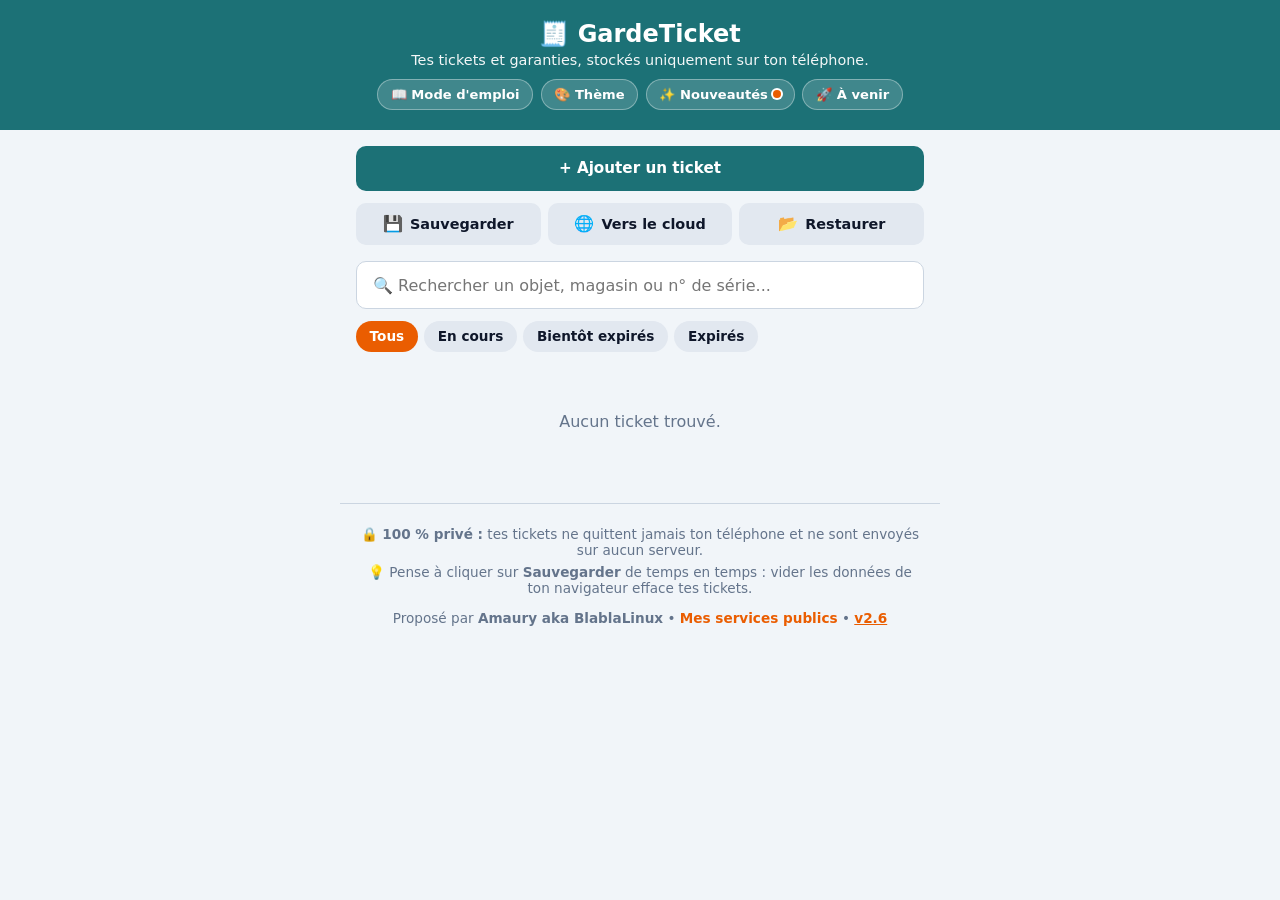
<file: app/index.html>
<!DOCTYPE html>
<html lang="fr">
<head>
  <meta charset="UTF-8">
  <meta name="viewport" content="width=device-width, initial-scale=1.0">
  <meta name="theme-color" content="#1C7176">
  <title>GardeTicket — Mes tickets et garanties</title>
  <script src="theme-init.js"></script>
  <link rel="manifest" href="manifest.json">
  <link rel="apple-touch-icon" href="icon-192.png">
  <link rel="stylesheet" href="style.css?v=2.6">
</head>
<body>
  <header>
    <h1>🧾 GardeTicket</h1>
    <p>Tes tickets et garanties, stockés uniquement sur ton téléphone.</p>
    <div class="header-links">
      <a href="aide.html" class="btn-help">📖 Mode d'emploi</a>
      <button type="button" id="btn-theme" class="btn-help" aria-expanded="false">🎨 Thème</button>
      <button type="button" id="btn-changelog" class="btn-help">✨ Nouveautés <span id="badge-new-version" class="badge-dot hidden" aria-label="Nouveau"></span></button>
      <button type="button" id="btn-roadmap" class="btn-help">🚀 À venir</button>
    </div>
    <div id="theme-picker" class="theme-picker hidden" role="group" aria-label="Choisir une couleur principale">
      <button type="button" class="theme-swatch" data-theme="teal" style="--swatch: #1C7176;" title="Sarcelle (défaut)" aria-label="Thème Sarcelle"></button>
      <button type="button" class="theme-swatch" data-theme="ocean" style="--swatch: #1D4ED8;" title="Bleu océan" aria-label="Thème Bleu océan"></button>
      <button type="button" class="theme-swatch" data-theme="indigo" style="--swatch: #4338CA;" title="Indigo" aria-label="Thème Indigo"></button>
      <button type="button" class="theme-swatch" data-theme="forest" style="--swatch: #15803D;" title="Vert forêt" aria-label="Thème Vert forêt"></button>
      <button type="button" class="theme-swatch" data-theme="plum" style="--swatch: #7E22CE;" title="Prune" aria-label="Thème Prune"></button>
      <button type="button" class="theme-swatch" data-theme="magenta" style="--swatch: #A21CAF;" title="Magenta" aria-label="Thème Magenta"></button>
      <button type="button" class="theme-swatch" data-theme="crimson" style="--swatch: #BE123C;" title="Bordeaux" aria-label="Thème Bordeaux"></button>
      <button type="button" class="theme-swatch" data-theme="slate" style="--swatch: #334155;" title="Ardoise" aria-label="Thème Ardoise"></button>
    </div>
  </header>

  <div id="update-banner" class="update-banner hidden" role="status">
    <span>✨ Nouvelle version disponible !</span>
    <button type="button" id="btn-reload-app" class="btn-update">Actualiser</button>
  </div>

  <main>
    <!-- Actions principales -->
    <section class="actions-bar">
      <button id="btn-toggle-form" class="btn-primary">+ Ajouter un ticket</button>
      <div class="backup-actions">
        <button id="btn-export" class="btn-secondary" title="Télécharger la sauvegarde sur ton téléphone"><span class="btn-icon">💾</span><span class="btn-label">Sauvegarder</span></button>
        <button id="btn-export-cloud" class="btn-secondary" title="Envoyer la sauvegarde vers ton cloud"><span class="btn-icon">🌐</span><span class="btn-label">Vers le cloud</span></button>
        <label class="btn-secondary" title="Restaurer depuis un fichier">
          <span class="btn-icon">📂</span><span class="btn-label">Restaurer</span>
          <input type="file" id="input-import" accept=".json,.txt,application/json,text/plain" hidden>
        </label>
      </div>
    </section>

    <!-- Formulaire d'ajout / modification -->
    <form id="ticket-form" class="card hidden">
      <h2 id="form-title">Nouveau ticket</h2>

      <div class="field-group">
        <span class="field-label">Justificatif (photo ou PDF) <span id="file-req">*</span></span>
        <div class="upload-choices">
          <label class="btn-upload">
            📷 Prendre une photo
            <input type="file" id="photo-camera" accept="image/*" capture="environment" hidden>
          </label>
          <label class="btn-upload">
            📁 Galerie / PDF
            <input type="file" id="photo-file" accept="image/*,application/pdf" hidden>
          </label>
        </div>
      </div>

      <div id="crop-option" class="crop-toolbar hidden">
        <div class="crop-checks">
          <label class="checkbox-row">
            <input type="checkbox" id="auto-crop" checked>
            Recadrage auto
          </label>
          <label class="checkbox-row">
            <input type="checkbox" id="bw-filter">
            🖨️ Scanner N&amp;B
          </label>
        </div>
        <div class="crop-btns">
          <button type="button" id="btn-manual-crop" class="btn-small">✂️ Ajuster</button>
          <button type="button" id="btn-rotate" class="btn-small">🔄 Pivoter</button>
        </div>
      </div>

      <!-- Réglage manuel des 4 bords -->
      <div id="manual-crop-box" class="manual-crop hidden">
        <div class="row">
          <label>Haut <input type="range" id="crop-top" min="0" max="45" value="0"></label>
          <label>Bas <input type="range" id="crop-bottom" min="0" max="45" value="0"></label>
        </div>
        <div class="row">
          <label>Gauche <input type="range" id="crop-left" min="0" max="45" value="0"></label>
          <label>Droite <input type="range" id="crop-right" min="0" max="45" value="0"></label>
        </div>
      </div>

      <img id="photo-preview" class="preview hidden" alt="Aperçu du ticket">
      <p id="pdf-preview" class="pdf-badge hidden">📄 Facture PDF prête à être enregistrée</p>

      <label>
        Nom de l'objet *
        <input type="text" id="name" placeholder="Ex : Machine à laver, Grille-pain..." required>
      </label>

      <label>
        Magasin
        <input type="text" id="store" placeholder="Ex : Vanden Borre, Krëfel, Aldi...">
      </label>

      <div class="row">
        <label>
          Date d'achat *
          <input type="date" id="purchase-date" required>
        </label>

        <label>
          Garantie
          <select id="warranty-years">
            <option value="1">1 an</option>
            <option value="2" selected>2 ans (légale)</option>
            <option value="3">3 ans</option>
            <option value="5">5 ans</option>
            <option value="99">À vie</option>
          </select>
        </label>
      </div>

      <div class="row">
        <label>
          Prix (optionnel)
          <input type="number" id="price" step="0.01" placeholder="Ex : 299.99">
        </label>

        <label>
          Note / N° de série
          <input type="text" id="notes" placeholder="Ex : S/N 84920A">
        </label>
      </div>

      <div class="form-buttons">
        <button type="submit" class="btn-primary">Enregistrer</button>
        <button type="button" id="btn-cancel" class="btn-secondary">Annuler</button>
      </div>
    </form>

    <!-- Recherche et filtres -->
    <input type="search" id="search" placeholder="🔍 Rechercher un objet, magasin ou n° de série...">

    <div class="filters" role="group" aria-label="Filtrer les tickets">
      <button type="button" class="filter-btn active" data-filter="all">Tous</button>
      <button type="button" class="filter-btn" data-filter="ok">En cours</button>
      <button type="button" class="filter-btn" data-filter="warn">Bientôt expirés</button>
      <button type="button" class="filter-btn" data-filter="expired">Expirés</button>
    </div>

    <!-- Bandeau d'alerte garanties bientôt expirées -->
    <button type="button" id="expiry-alert-banner" class="expiry-alert hidden" role="status"></button>

    <!-- Liste des tickets -->
    <div id="tickets-list" class="tickets-grid"></div>
  </main>

  <footer>
    <p>🔒 <strong>100 % privé :</strong> tes tickets ne quittent jamais ton téléphone et ne sont envoyés sur aucun serveur.</p>
    <p>💡 Pense à cliquer sur <strong>Sauvegarder</strong> de temps en temps : vider les données de ton navigateur efface tes tickets.</p>
    <p class="author">Proposé par <strong>Amaury aka BlablaLinux</strong> • <a href="https://blablalinux.be/mes-services-publics/" target="_blank" rel="noopener">Mes services publics</a> • <button type="button" id="btn-version-footer" class="btn-link-version">v2.6</button></p>
  </footer>

  <!-- Modale pour afficher le ticket ou PDF en grand -->
  <dialog id="modal-ticket">
    <div class="modal-content">
      <h3 id="modal-title"></h3>
      <p id="modal-details"></p>
      <p id="modal-notes" class="modal-notes hidden"></p>
      <div id="modal-img-wrap" class="img-zoom-wrap hidden">
        <img id="modal-img" alt="Ticket en plein écran">
        <span class="zoom-hint">🔍 Touche l'image pour zoomer en plein écran</span>
      </div>
      <div id="modal-pdf-box" class="hidden">
        <iframe id="modal-pdf" title="Aperçu PDF"></iframe>
        <a id="btn-open-pdf" class="btn-primary pdf-link" target="_blank" rel="noopener">📄 Ouvrir / Télécharger le PDF</a>
      </div>
      <div class="modal-buttons">
        <button id="btn-share" class="btn-primary btn-share">📤 Partager</button>
        <button id="btn-reminder" class="btn-secondary">🔔 Rappel agenda</button>
        <button id="btn-edit" class="btn-secondary">✏️ Modifier</button>
        <button id="btn-delete" class="btn-danger">Supprimer</button>
        <button id="btn-close-modal" class="btn-secondary">Fermer</button>
      </div>
    </div>
  </dialog>

  <!-- Modale choix de restauration -->
  <dialog id="modal-import">
    <div class="modal-content">
      <h3>Restaurer une sauvegarde</h3>
      <p id="import-summary"></p>
      <div class="import-choices">
        <button type="button" id="btn-import-replace" class="btn-primary">🔄 Tout remplacer (sans doublons)</button>
        <button type="button" id="btn-import-merge" class="btn-secondary">➕ Ajouter uniquement les nouveaux</button>
        <button type="button" id="btn-import-cancel" class="btn-secondary">Annuler</button>
      </div>
    </div>
  </dialog>

  <!-- Visionneuse plein écran zoomable -->
  <dialog id="fullscreen-viewer" class="fullscreen-viewer">
    <button type="button" id="btn-close-fs" class="btn-close-fs">✕ Fermer le zoom</button>
    <div class="fs-scroll">
      <img id="fs-img" alt="Ticket zoomé">
    </div>
  </dialog>

  <!-- Modale des nouveautés de la version actuelle -->
  <dialog id="modal-changelog">
    <div class="modal-content">
      <h3>✨ Nouveautés — Version 2.6</h3>
      <p>Voici ce qu'apporte la version actuelle de GardeTicket :</p>
      <ul class="roadmap-list changelog-list">
        <li>
          <strong>🌐 Nouveau bouton « Vers le cloud »</strong>
          <span>En plus du bouton <em>Sauvegarder</em> (téléchargement direct en <code>.json</code> sur ton téléphone), le bouton <em>Vers le cloud</em> ouvre le menu de partage de ton téléphone pour déposer ta sauvegarde où tu le souhaites (Nextcloud, Drive, Proton…), avec restauration compatible <code>.json</code> et <code>.txt</code>.</span>
        </li>
      </ul>
      <details class="old-versions">
        <summary>Versions précédentes (v2.4, v2.3, v2.2 et v2.1)</summary>
        <ul class="roadmap-list">
          <li>
            <strong>🔔 Rappels avant expiration de garantie (v2.4)</strong>
            <span>Bandeau d'alerte automatique dès qu'une garantie arrive à moins de 90 jours de l'échéance, et bouton <em>Rappel agenda</em> sur chaque fiche pour créer un événement calendrier 30 jours avant la fin (100 % local, sans serveur).</span>
          </li>
          <li>
            <strong>🎨 Thèmes de couleurs personnalisables (v2.3)</strong>
            <span>Appuie sur le bouton <em>Thème</em> dans l'en-tête pour choisir ta couleur principale parmi 8 teintes tout en conservant le mode clair ou sombre de ton téléphone.</span>
          </li>
          <li>
            <strong>🔄 Mise à jour automatique intelligente (v2.2)</strong>
            <span>Actualisation automatique du cache dès qu'une nouvelle version est publiée, avec bandeau non intrusif si une saisie est en cours.</span>
          </li>
          <li>
            <strong>✨ Notes de version et feuille de route (v2.2)</strong>
            <span>Ajout des boutons <em>Nouveautés</em> et <em>À venir</em> pour suivre les évolutions de l'application.</span>
          </li>
          <li>
            <strong>🖨️ Scanner N&amp;B, PDF et restauration sans doublons (v2.1)</strong>
            <span>Filtre noir et blanc contrasté, recadrage manuel, factures PDF, zoom plein écran et fusion intelligente JSON.</span>
          </li>
        </ul>
      </details>
      <div class="modal-buttons">
        <button type="button" id="btn-close-changelog" class="btn-primary">Fermer</button>
      </div>
    </div>
  </dialog>

  <!-- Modale des futures fonctionnalités -->
  <dialog id="modal-roadmap">
    <div class="modal-content">
      <h3>🚀 Prochaines fonctionnalités</h3>
      <p>Voici les améliorations prévues pour les futures versions de GardeTicket :</p>
      <ul class="roadmap-list">
        <li>
          <strong>🗂️ Catégories et filtres avancés</strong>
          <span>Classer tes achats (Électroménager, Informatique, Bricolage, Auto…) pour retrouver un ticket encore plus vite.</span>
        </li>
        <li>
          <strong>📑 Tickets multi-pages</strong>
          <span>Ajouter plusieurs photos pour un même achat (ticket de caisse + certificat d'extension de garantie).</span>
        </li>
        <li>
          <strong>📤 Export PDF récapitulatif</strong>
          <span>Générer un dossier PDF prêt à envoyer au SAV avec la photo du ticket et les infos de garantie.</span>
        </li>
        <li>
          <strong>📊 Statistiques des achats</strong>
          <span>Voir le montant total des équipements suivis et la répartition par magasin ou par année.</span>
        </li>
      </ul>
      <div class="modal-buttons">
        <button type="button" id="btn-close-roadmap" class="btn-primary">Fermer</button>
      </div>
    </div>
  </dialog>

  <script src="app.js?v=2.6"></script>
</body>
</html>
</file>
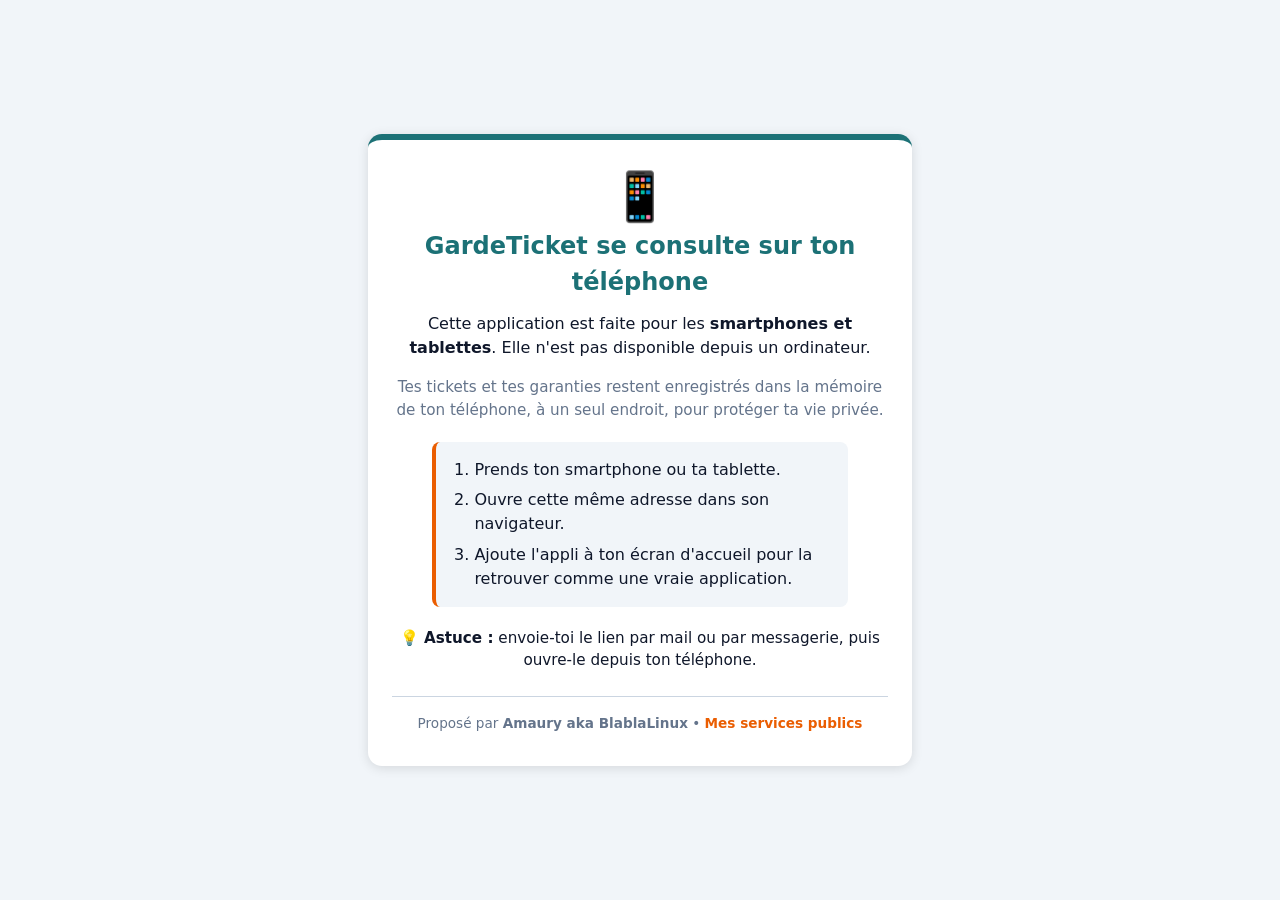
<file: deploy/403_gardeticket/index.html>
<!DOCTYPE html>
<html lang="fr">
<head>
  <meta charset="UTF-8">
  <meta name="viewport" content="width=device-width, initial-scale=1.0">
  <meta name="robots" content="noindex">
  <meta name="theme-color" content="#1C7176">
  <title>GardeTicket — à ouvrir sur ton téléphone</title>
  <link rel="icon" href="data:image/svg+xml,%3Csvg xmlns='http://www.w3.org/2000/svg' viewBox='0 0 100 100'%3E%3Ctext y='.9em' font-size='90'%3E🧾%3C/text%3E%3C/svg%3E">
  <style>
    :root {
      --primary: #1C7176;
      --accent: #EA5D01;
      --bg: #f1f5f9;
      --card: #ffffff;
      --text: #0f172a;
      --muted: #64748b;
      --border: #cbd5e1;
    }
    @media (prefers-color-scheme: dark) {
      :root {
        --bg: #0F172A;
        --card: #1e293b;
        --text: #f8fafc;
        --muted: #94a3b8;
        --border: #334155;
      }
    }
    * { box-sizing: border-box; }
    body {
      margin: 0;
      min-height: 100vh;
      display: flex;
      align-items: center;
      justify-content: center;
      padding: 1rem;
      background: var(--bg);
      color: var(--text);
      font-family: system-ui, -apple-system, "Segoe UI", sans-serif;
      line-height: 1.5;
    }
    main {
      width: 100%;
      max-width: 34rem;
      background: var(--card);
      border-top: 6px solid var(--primary);
      border-radius: 14px;
      box-shadow: 0 2px 12px rgba(0, 0, 0, 0.12);
      padding: 2rem 1.5rem;
      text-align: center;
    }
    .icon { font-size: 3rem; line-height: 1; margin-bottom: 0.5rem; }
    h1 { margin: 0 0 0.75rem; font-size: 1.5rem; color: var(--primary); }
    p { margin: 0 0 1rem; }
    .why { color: var(--muted); font-size: 0.95rem; }
    ol {
      text-align: left;
      margin: 1.25rem auto;
      padding: 1rem 1rem 1rem 2.4rem;
      max-width: 26rem;
      background: var(--bg);
      border-left: 4px solid var(--accent);
      border-radius: 8px;
    }
    li { margin-bottom: 0.4rem; }
    li:last-child { margin-bottom: 0; }
    .tip { font-size: 0.95rem; }
    footer {
      margin-top: 1.5rem;
      padding-top: 1rem;
      border-top: 1px solid var(--border);
      color: var(--muted);
      font-size: 0.85rem;
    }
    footer a { color: var(--accent); font-weight: 600; text-decoration: none; }
  </style>
</head>
<body>
  <main>
    <div class="icon">📱</div>
    <h1>GardeTicket se consulte sur ton téléphone</h1>
    <p>Cette application est faite pour les <strong>smartphones et tablettes</strong>. Elle n'est pas disponible depuis un ordinateur.</p>
    <p class="why">Tes tickets et tes garanties restent enregistrés dans la mémoire de ton téléphone, à un seul endroit, pour protéger ta vie privée.</p>

    <ol>
      <li>Prends ton smartphone ou ta tablette.</li>
      <li>Ouvre cette même adresse dans son navigateur.</li>
      <li>Ajoute l'appli à ton écran d'accueil pour la retrouver comme une vraie application.</li>
    </ol>

    <p class="tip">💡 <strong>Astuce :</strong> envoie-toi le lien par mail ou par messagerie, puis ouvre-le depuis ton téléphone.</p>

    <footer>
      Proposé par <strong>Amaury aka BlablaLinux</strong> •
      <a href="https://blablalinux.be/mes-services-publics/">Mes services publics</a>
    </footer>
  </main>
</body>
</html>
</file>
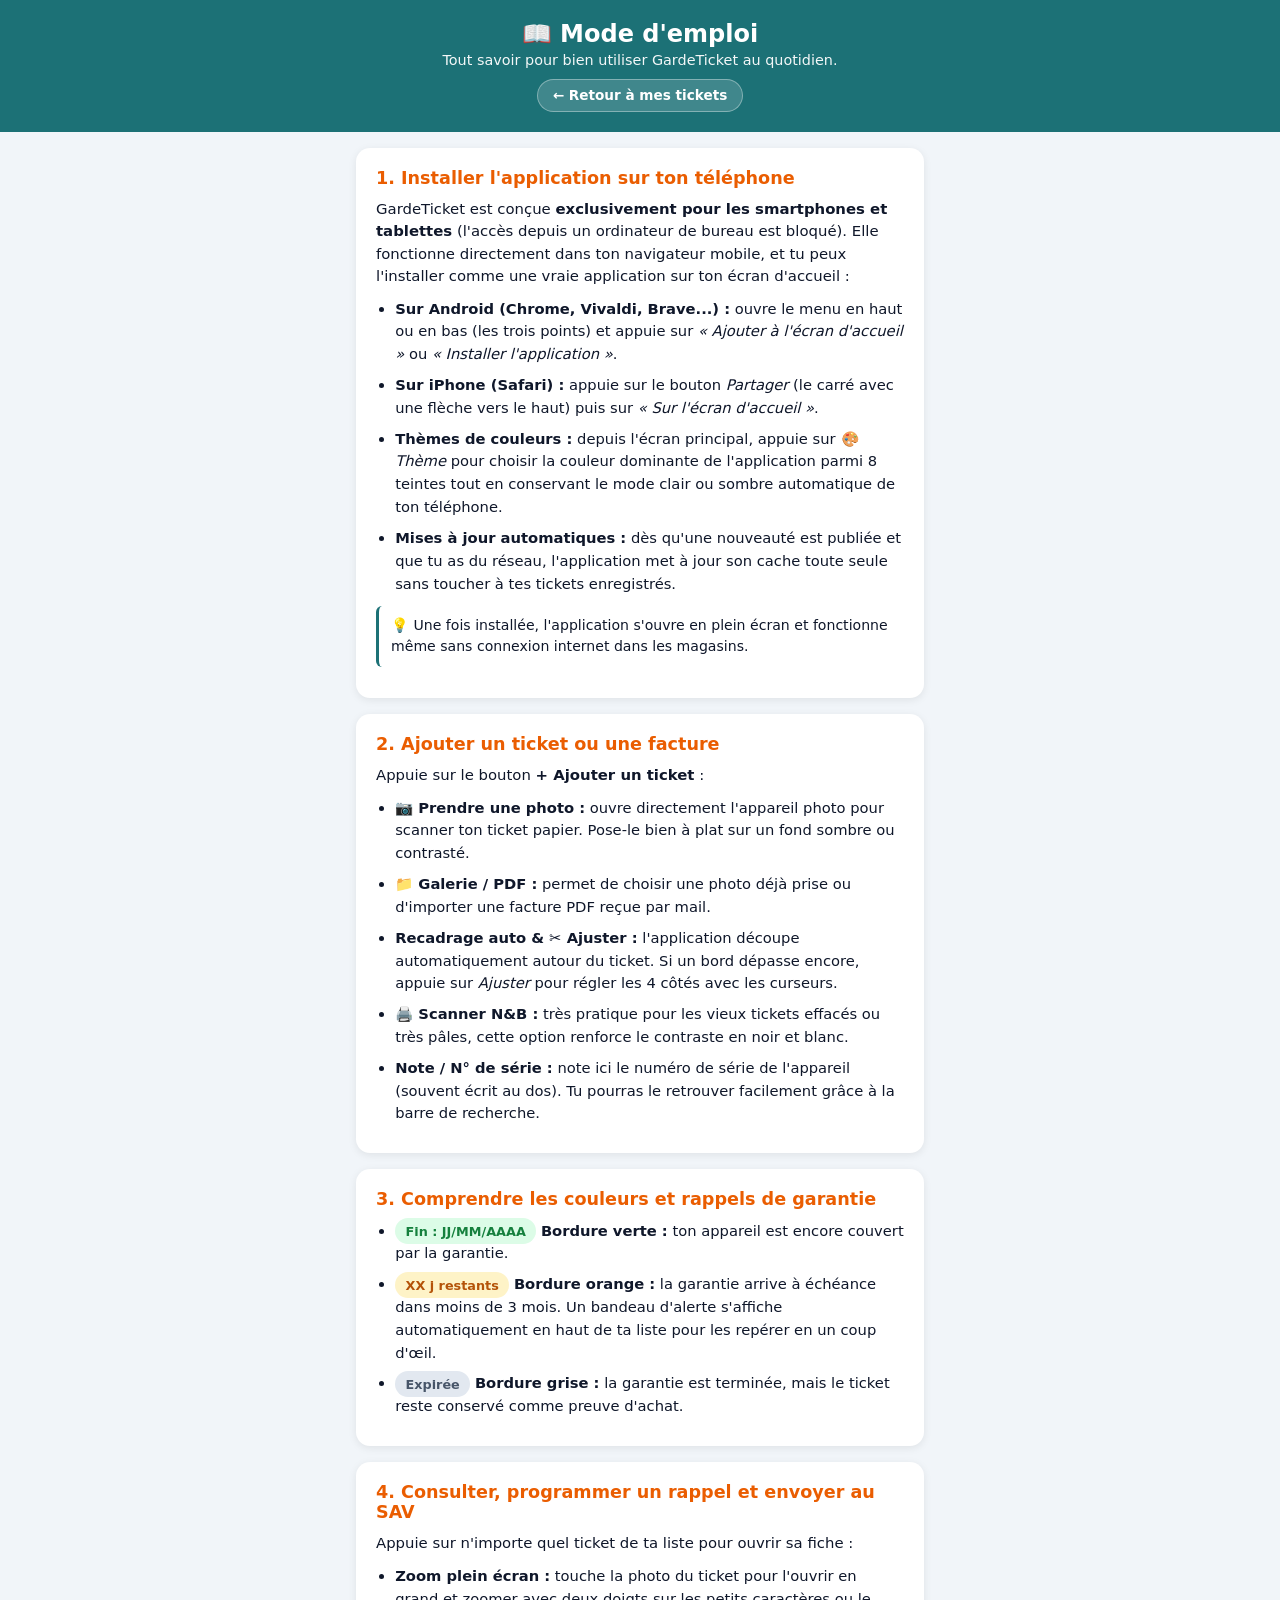
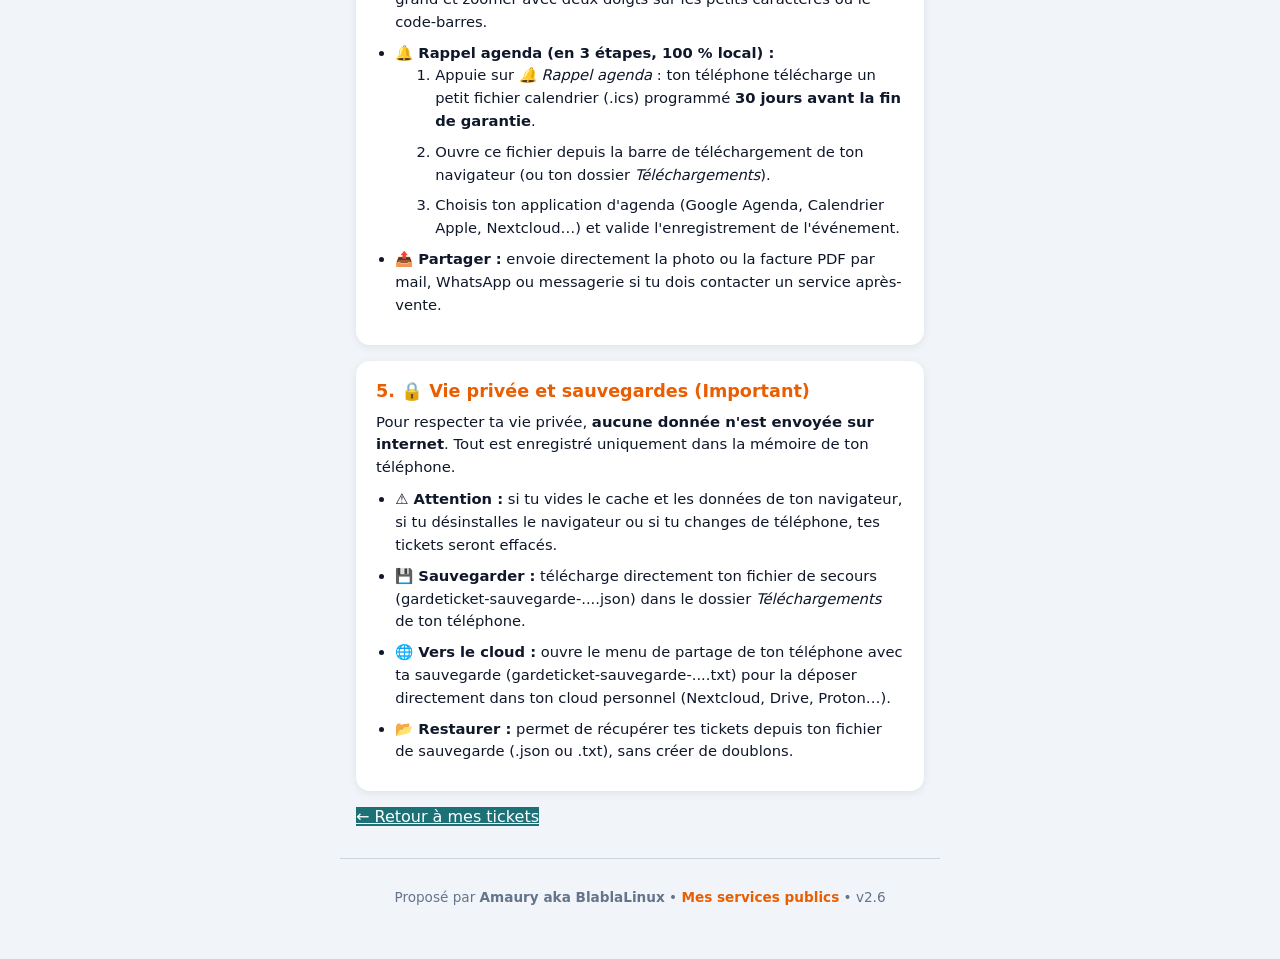
<file: app/aide.html>
<!DOCTYPE html>
<html lang="fr">
<head>
  <meta charset="UTF-8">
  <meta name="viewport" content="width=device-width, initial-scale=1.0">
  <meta name="theme-color" content="#1C7176">
  <title>Mode d'emploi — GardeTicket</title>
  <script src="theme-init.js"></script>
  <link rel="manifest" href="manifest.json">
  <link rel="apple-touch-icon" href="icon-192.png">
  <link rel="stylesheet" href="style.css?v=2.6">
</head>
<body>
  <header>
    <h1>📖 Mode d'emploi</h1>
    <p>Tout savoir pour bien utiliser GardeTicket au quotidien.</p>
    <a href="index.html" class="btn-help">← Retour à mes tickets</a>
  </header>

  <main>
    <section class="card guide-card">
      <h2>1. Installer l'application sur ton téléphone</h2>
      <p>GardeTicket est conçue <strong>exclusivement pour les smartphones et tablettes</strong> (l'accès depuis un ordinateur de bureau est bloqué). Elle fonctionne directement dans ton navigateur mobile, et tu peux l'installer comme une vraie application sur ton écran d'accueil :</p>
      <ul class="guide-list">
        <li><strong>Sur Android (Chrome, Vivaldi, Brave...) :</strong> ouvre le menu en haut ou en bas (les trois points) et appuie sur <em>« Ajouter à l'écran d'accueil »</em> ou <em>« Installer l'application »</em>.</li>
        <li><strong>Sur iPhone (Safari) :</strong> appuie sur le bouton <em>Partager</em> (le carré avec une flèche vers le haut) puis sur <em>« Sur l'écran d'accueil »</em>.</li>
        <li><strong>Thèmes de couleurs :</strong> depuis l'écran principal, appuie sur <em>🎨 Thème</em> pour choisir la couleur dominante de l'application parmi 8 teintes tout en conservant le mode clair ou sombre automatique de ton téléphone.</li>
        <li><strong>Mises à jour automatiques :</strong> dès qu'une nouveauté est publiée et que tu as du réseau, l'application met à jour son cache toute seule sans toucher à tes tickets enregistrés.</li>
      </ul>
      <p class="guide-tip">💡 Une fois installée, l'application s'ouvre en plein écran et fonctionne même sans connexion internet dans les magasins.</p>
    </section>

    <section class="card guide-card">
      <h2>2. Ajouter un ticket ou une facture</h2>
      <p>Appuie sur le bouton <strong>+ Ajouter un ticket</strong> :</p>
      <ul class="guide-list">
        <li><strong>📷 Prendre une photo :</strong> ouvre directement l'appareil photo pour scanner ton ticket papier. Pose-le bien à plat sur un fond sombre ou contrasté.</li>
        <li><strong>📁 Galerie / PDF :</strong> permet de choisir une photo déjà prise ou d'importer une facture PDF reçue par mail.</li>
        <li><strong>Recadrage auto &amp; ✂️ Ajuster :</strong> l'application découpe automatiquement autour du ticket. Si un bord dépasse encore, appuie sur <em>Ajuster</em> pour régler les 4 côtés avec les curseurs.</li>
        <li><strong>🖨️ Scanner N&amp;B :</strong> très pratique pour les vieux tickets effacés ou très pâles, cette option renforce le contraste en noir et blanc.</li>
        <li><strong>Note / N° de série :</strong> note ici le numéro de série de l'appareil (souvent écrit au dos). Tu pourras le retrouver facilement grâce à la barre de recherche.</li>
      </ul>
    </section>

    <section class="card guide-card">
      <h2>3. Comprendre les couleurs et rappels de garantie</h2>
      <ul class="guide-list">
        <li><span class="badge ok">Fin : JJ/MM/AAAA</span> <strong>Bordure verte :</strong> ton appareil est encore couvert par la garantie.</li>
        <li><span class="badge warn">XX j restants</span> <strong>Bordure orange :</strong> la garantie arrive à échéance dans moins de 3 mois. Un bandeau d'alerte s'affiche automatiquement en haut de ta liste pour les repérer en un coup d'œil.</li>
        <li><span class="badge expired">Expirée</span> <strong>Bordure grise :</strong> la garantie est terminée, mais le ticket reste conservé comme preuve d'achat.</li>
      </ul>
    </section>

    <section class="card guide-card">
      <h2>4. Consulter, programmer un rappel et envoyer au SAV</h2>
      <p>Appuie sur n'importe quel ticket de ta liste pour ouvrir sa fiche :</p>
      <ul class="guide-list">
        <li><strong>Zoom plein écran :</strong> touche la photo du ticket pour l'ouvrir en grand et zoomer avec deux doigts sur les petits caractères ou le code-barres.</li>
        <li><strong>🔔 Rappel agenda (en 3 étapes, 100 % local) :</strong>
          <ol>
            <li>Appuie sur <em>🔔 Rappel agenda</em> : ton téléphone télécharge un petit fichier calendrier (<code>.ics</code>) programmé <strong>30 jours avant la fin de garantie</strong>.</li>
            <li>Ouvre ce fichier depuis la barre de téléchargement de ton navigateur (ou ton dossier <em>Téléchargements</em>).</li>
            <li>Choisis ton application d'agenda (Google Agenda, Calendrier Apple, Nextcloud…) et valide l'enregistrement de l'événement.</li>
          </ol>
        </li>
        <li><strong>📤 Partager :</strong> envoie directement la photo ou la facture PDF par mail, WhatsApp ou messagerie si tu dois contacter un service après-vente.</li>
      </ul>
    </section>

    <section class="card guide-card">
      <h2>5. 🔒 Vie privée et sauvegardes (Important)</h2>
      <p>Pour respecter ta vie privée, <strong>aucune donnée n'est envoyée sur internet</strong>. Tout est enregistré uniquement dans la mémoire de ton téléphone.</p>
      <ul class="guide-list">
        <li><strong>⚠️ Attention :</strong> si tu vides le cache et les données de ton navigateur, si tu désinstalles le navigateur ou si tu changes de téléphone, tes tickets seront effacés.</li>
        <li><strong>💾 Sauvegarder :</strong> télécharge directement ton fichier de secours (<code>gardeticket-sauvegarde-....json</code>) dans le dossier <em>Téléchargements</em> de ton téléphone.</li>
        <li><strong>🌐 Vers le cloud :</strong> ouvre le menu de partage de ton téléphone avec ta sauvegarde (<code>gardeticket-sauvegarde-....txt</code>) pour la déposer directement dans ton cloud personnel (Nextcloud, Drive, Proton…).</li>
        <li><strong>📂 Restaurer :</strong> permet de récupérer tes tickets depuis ton fichier de sauvegarde (<code>.json</code> ou <code>.txt</code>), sans créer de doublons.</li>
      </ul>
    </section>

    <a href="index.html" class="btn-primary">← Retour à mes tickets</a>
  </main>

  <footer>
    <p class="author">Proposé par <strong>Amaury aka BlablaLinux</strong> • <a href="https://blablalinux.be/mes-services-publics/" target="_blank" rel="noopener">Mes services publics</a> • v2.6</p>
  </footer>
</body>
</html>
</file>
<file: app/style.css>
:root {
  --primary: #1C7176;
  --primary-dark: #125856;
  --accent: #EA5D01;
  --bg: #f1f5f9;
  --card: #ffffff;
  --input-bg: #ffffff;
  --border: #cbd5e1;
  --btn-sec: #e2e8f0;
  --text: #0f172a;
  --muted: #64748b;
  --ok: #16a34a;
  --warn: #d97706;
  --expired: #64748b;
  --danger: #dc2626;
}

/* Thèmes de couleurs personnalisables (compatibles mode clair et sombre) */
[data-theme="ocean"] {
  --primary: #1D4ED8;
  --primary-dark: #1E3A8A;
}
[data-theme="indigo"] {
  --primary: #4338CA;
  --primary-dark: #312E81;
}
[data-theme="forest"] {
  --primary: #15803D;
  --primary-dark: #14532D;
}
[data-theme="plum"] {
  --primary: #7E22CE;
  --primary-dark: #581C87;
}
[data-theme="magenta"] {
  --primary: #A21CAF;
  --primary-dark: #701A75;
}
[data-theme="crimson"] {
  --primary: #BE123C;
  --primary-dark: #881337;
}
[data-theme="slate"] {
  --primary: #334155;
  --primary-dark: #1E293B;
}

@media (prefers-color-scheme: dark) {
  :root {
    --bg: #0F172A;
    --card: #1e293b;
    --input-bg: #0f172a;
    --border: #334155;
    --btn-sec: #334155;
    --text: #f8fafc;
    --muted: #94a3b8;
  }
}

* { box-sizing: border-box; font-family: system-ui, -apple-system, sans-serif; }
body { margin: 0; background: var(--bg); color: var(--text); padding-bottom: 2rem; }

header {
  background: var(--primary);
  color: white;
  padding: 1.25rem 1rem;
  text-align: center;
  transition: background-color 0.2s ease;
}
header h1 { margin: 0 0 0.25rem; font-size: 1.5rem; }
header p { margin: 0; font-size: 0.9rem; opacity: 0.95; }

main { max-width: 600px; margin: 1rem auto; padding: 0 1rem; }

.actions-bar { display: flex; flex-direction: column; gap: 0.75rem; margin-bottom: 1rem; }
.backup-actions { display: flex; gap: 0.5rem; }
.backup-actions > * { flex: 1; text-align: center; }

button, label.btn-secondary, a.pdf-link {
  border: none;
  border-radius: 10px;
  padding: 0.85rem 1rem;
  font-size: 0.95rem;
  font-weight: 600;
  cursor: pointer;
  text-decoration: none;
  display: inline-block;
  text-align: center;
}
.btn-primary { background: var(--primary); color: white; width: 100%; }
.btn-primary:active { background: var(--primary-dark); }
.btn-secondary { background: var(--btn-sec); color: var(--text); }
.btn-danger { background: var(--danger); color: white; }

.card {
  background: var(--card);
  padding: 1.25rem;
  border-radius: 14px;
  box-shadow: 0 2px 8px rgba(0,0,0,0.08);
  margin-bottom: 1rem;
}
.card h2 { margin-top: 0; font-size: 1.2rem; }
.hidden { display: none !important; }

.field-group { margin-bottom: 0.85rem; }
.field-label { display: block; font-weight: 600; font-size: 0.95rem; margin-bottom: 0.4rem; }
.upload-choices { display: flex; gap: 0.5rem; }
.btn-upload {
  flex: 1;
  background: var(--input-bg);
  border: 1px dashed var(--primary);
  color: var(--text);
  border-radius: 10px;
  padding: 0.8rem 0.5rem;
  text-align: center;
  font-weight: 600;
  font-size: 0.9rem;
  cursor: pointer;
  margin: 0;
}
.btn-upload:active { background: var(--btn-sec); }

form label { display: block; font-weight: 600; margin-bottom: 0.85rem; font-size: 0.95rem; }
form input[type="text"], form input[type="date"], form input[type="number"], form select {
  width: 100%;
  margin-top: 0.35rem;
  padding: 0.75rem;
  border: 1px solid var(--border);
  border-radius: 8px;
  font-size: 1rem;
  background: var(--input-bg);
  color: var(--text);
}

.crop-toolbar {
  display: flex;
  justify-content: space-between;
  align-items: center;
  flex-wrap: wrap;
  gap: 0.5rem;
  margin-bottom: 0.75rem;
}
.crop-checks { display: flex; flex-wrap: wrap; gap: 0.75rem; }
.crop-btns { display: flex; gap: 0.4rem; }
.checkbox-row {
  display: flex !important;
  align-items: center;
  gap: 0.45rem;
  font-weight: 600;
  font-size: 0.9rem;
  cursor: pointer;
  margin-bottom: 0;
}
.checkbox-row input { width: 1.15rem; height: 1.15rem; margin: 0; accent-color: var(--primary); }
.btn-small {
  padding: 0.45rem 0.7rem;
  font-size: 0.85rem;
  background: var(--btn-sec);
  color: var(--text);
  border-radius: 8px;
}

.manual-crop {
  background: var(--input-bg);
  border: 1px solid var(--border);
  border-radius: 8px;
  padding: 0.65rem 0.75rem 0.25rem;
  margin-bottom: 0.75rem;
}
.manual-crop label { font-size: 0.8rem; margin-bottom: 0.5rem; }
.manual-crop input[type="range"] { width: 100%; accent-color: var(--accent); margin-top: 0.25rem; }

.row { display: flex; gap: 0.75rem; }
.row > label { flex: 1; }
.preview { width: 100%; max-height: 260px; object-fit: contain; border-radius: 8px; margin-bottom: 0.85rem; background: var(--input-bg); border: 1px solid var(--border); }
.pdf-badge { padding: 0.75rem; background: var(--input-bg); border: 1px dashed var(--primary); border-radius: 8px; text-align: center; font-weight: 600; color: var(--primary); }
.form-buttons { display: flex; gap: 0.75rem; margin-top: 1rem; }

#search {
  width: 100%;
  padding: 0.85rem 1rem;
  border: 1px solid var(--border);
  border-radius: 10px;
  font-size: 1rem;
  background: var(--card);
  color: var(--text);
  margin-bottom: 0.75rem;
}

.filters {
  display: flex;
  gap: 0.4rem;
  overflow-x: auto;
  margin-bottom: 1rem;
  padding-bottom: 0.25rem;
}
.filter-btn {
  padding: 0.45rem 0.85rem;
  font-size: 0.85rem;
  border-radius: 999px;
  background: var(--btn-sec);
  color: var(--text);
  white-space: nowrap;
}
.filter-btn.active { background: var(--accent); color: white; }

.expiry-alert {
  width: 100%;
  background: #fef3c7;
  color: #92400e;
  border: 1px solid #f59e0b;
  border-left: 5px solid var(--warn);
  border-radius: 10px;
  padding: 0.7rem 0.9rem;
  margin-bottom: 0.85rem;
  font-size: 0.88rem;
  font-weight: 600;
  text-align: left;
  display: flex;
  justify-content: space-between;
  align-items: center;
  gap: 0.5rem;
}
.expiry-alert span.alert-cta {
  text-decoration: underline;
  white-space: nowrap;
}
@media (prefers-color-scheme: dark) {
  .expiry-alert {
    background: rgba(217, 119, 6, 0.18);
    color: #fcd34d;
    border-color: rgba(245, 158, 11, 0.45);
  }
}

.tickets-grid { display: flex; flex-direction: column; gap: 0.75rem; }
.empty-msg { text-align: center; color: var(--muted); padding: 1.5rem 0; }

.ticket-item {
  background: var(--card);
  border-radius: 12px;
  padding: 1rem;
  display: flex;
  justify-content: space-between;
  align-items: center;
  gap: 0.75rem;
  box-shadow: 0 1px 4px rgba(0,0,0,0.08);
  border-left: 6px solid var(--ok);
  cursor: pointer;
}
.ticket-item.warn { border-left-color: var(--warn); }
.ticket-item.expired { border-left-color: var(--expired); opacity: 0.75; }

.ticket-info h3 { margin: 0 0 0.25rem; font-size: 1.1rem; }
.ticket-info p { margin: 0; color: var(--muted); font-size: 0.85rem; }
.badge {
  padding: 0.35rem 0.65rem;
  border-radius: 999px;
  font-size: 0.8rem;
  font-weight: 700;
  white-space: nowrap;
}
.badge.ok { background: #dcfce7; color: #15803d; }
.badge.warn { background: #fef3c7; color: #b45309; }
.badge.expired { background: #e2e8f0; color: #475569; }

footer {
  max-width: 600px;
  margin: 2rem auto 0;
  padding: 1rem;
  text-align: center;
  font-size: 0.85rem;
  color: var(--muted);
  border-top: 1px solid var(--border);
}
footer p { margin: 0.4rem 0; }
footer a { color: var(--accent); text-decoration: none; font-weight: 600; }
footer .author { margin-top: 0.85rem; }
.btn-link-version {
  background: none;
  color: var(--accent);
  padding: 0;
  font-size: 0.85rem;
  font-weight: 700;
  text-decoration: underline;
}

dialog#modal-ticket, dialog#modal-import, dialog#modal-roadmap, dialog#modal-changelog {
  border: none;
  border-radius: 14px;
  padding: 1.15rem;
  max-width: 95vw;
  width: 500px;
  background: var(--card);
  color: var(--text);
}
dialog::backdrop { background: rgba(0,0,0,0.75); }
.modal-content h3 { margin: 0 0 0.35rem; }
.modal-content p { margin: 0 0 0.65rem; color: var(--muted); font-size: 0.9rem; }
.modal-notes {
  background: var(--input-bg);
  border-left: 3px solid var(--accent);
  padding: 0.5rem 0.75rem;
  border-radius: 6px;
  color: var(--text) !important;
  font-weight: 500;
}
.img-zoom-wrap { text-align: center; margin: 0.5rem 0 0.75rem; cursor: zoom-in; }
.img-zoom-wrap img { width: 100%; max-height: 55vh; object-fit: contain; border-radius: 8px; display: block; }
.zoom-hint { display: block; font-size: 0.78rem; color: var(--muted); margin-top: 0.35rem; }
#modal-pdf { width: 100%; height: 45vh; border: 1px solid var(--border); border-radius: 8px; margin-bottom: 0.5rem; }
.pdf-link { margin-bottom: 0.75rem; }
.modal-buttons { display: flex; gap: 0.45rem; justify-content: flex-end; flex-wrap: wrap; }
.modal-buttons button { flex: 1; padding: 0.75rem 0.6rem; font-size: 0.9rem; }
.btn-share { width: auto; }
.import-choices { display: flex; flex-direction: column; gap: 0.6rem; margin-top: 1rem; }

/* Visionneuse plein écran (dialog au premier plan) */
dialog.fullscreen-viewer {
  border: none;
  padding: 0;
  margin: 0;
  width: 100vw;
  height: 100vh;
  max-width: 100vw;
  max-height: 100vh;
  background: #000000;
}
.btn-close-fs {
  position: fixed;
  top: 1rem;
  right: 1rem;
  z-index: 10;
  background: var(--accent);
  color: white;
  padding: 0.65rem 1rem;
  border-radius: 999px;
  box-shadow: 0 2px 10px rgba(0,0,0,0.6);
}
.fs-scroll {
  width: 100%;
  height: 100%;
  overflow: auto;
  display: flex;
  align-items: center;
  justify-content: center;
  touch-action: pinch-zoom pan-x pan-y;
}
.fs-scroll img {
  max-width: 100%;
  max-height: 100%;
  object-fit: contain;
}
.fs-scroll img.zoomed {
  max-width: none;
  max-height: none;
  width: 180%;
}

/* Boutons de l'en-tête, pastilles de thème et page d'aide */
.header-links {
  display: flex;
  justify-content: center;
  gap: 0.45rem;
  flex-wrap: wrap;
  margin-top: 0.7rem;
}
.header-links .btn-help {
  margin-top: 0;
  padding: 0.42rem 0.8rem;
  font-size: 0.82rem;
}
.btn-help {
  display: inline-flex;
  align-items: center;
  gap: 0.35rem;
  margin-top: 0.7rem;
  padding: 0.45rem 0.95rem;
  background: rgba(255, 255, 255, 0.16);
  color: #ffffff;
  border: 1px solid rgba(255, 255, 255, 0.35);
  border-radius: 999px;
  font-size: 0.85rem;
  font-weight: 600;
  text-decoration: none;
}
.btn-help:active { background: rgba(255, 255, 255, 0.28); }
.badge-dot {
  display: inline-block;
  width: 8px;
  height: 8px;
  border-radius: 50%;
  background: var(--accent);
  box-shadow: 0 0 0 2px #ffffff;
}

.theme-picker {
  display: flex;
  justify-content: center;
  align-items: center;
  flex-wrap: wrap;
  gap: 0.55rem;
  margin: 0.75rem auto 0;
  padding: 0.5rem 0.85rem;
  background: rgba(0, 0, 0, 0.2);
  border-radius: 999px;
  width: fit-content;
  max-width: 100%;
}
.theme-swatch {
  width: 26px;
  height: 26px;
  padding: 0;
  border-radius: 50%;
  background: var(--swatch);
  border: 2px solid rgba(255, 255, 255, 0.75);
  box-shadow: 0 1px 4px rgba(0, 0, 0, 0.3);
  transition: transform 0.15s ease, box-shadow 0.15s ease;
}
.theme-swatch.active {
  transform: scale(1.18);
  border: 3px solid #ffffff;
  box-shadow: 0 0 0 2px rgba(0, 0, 0, 0.35);
}

/* Bandeau de mise à jour PWA */
.update-banner {
  background: var(--accent);
  color: #ffffff;
  padding: 0.65rem 1rem;
  display: flex;
  justify-content: center;
  align-items: center;
  gap: 0.75rem;
  font-size: 0.9rem;
  font-weight: 600;
}
.btn-update {
  background: #ffffff;
  color: var(--accent);
  padding: 0.35rem 0.8rem;
  border-radius: 999px;
  font-size: 0.85rem;
  font-weight: 700;
}

/* Listes des nouveautés et futures fonctionnalités */
.roadmap-list {
  list-style: none;
  padding: 0;
  margin: 0.75rem 0 1rem;
  display: flex;
  flex-direction: column;
  gap: 0.65rem;
}
.roadmap-list li {
  background: var(--input-bg);
  border-left: 3px solid var(--primary);
  padding: 0.6rem 0.75rem;
  border-radius: 8px;
  font-size: 0.88rem;
  line-height: 1.4;
}
.changelog-list li {
  border-left-color: var(--accent);
}
.roadmap-list li strong {
  display: block;
  color: var(--text);
  margin-bottom: 0.15rem;
}
.roadmap-list li span {
  color: var(--muted);
}
.old-versions {
  margin-bottom: 0.85rem;
  font-size: 0.85rem;
  color: var(--muted);
}
.old-versions summary {
  cursor: pointer;
  font-weight: 600;
  padding: 0.35rem 0;
}

.guide-card h2 {
  font-size: 1.1rem;
  color: var(--accent);
  margin-bottom: 0.65rem;
}
.guide-card p {
  font-size: 0.93rem;
  line-height: 1.5;
  margin: 0 0 0.65rem;
}
.guide-list {
  margin: 0 0 0.5rem;
  padding-left: 1.2rem;
  font-size: 0.92rem;
  line-height: 1.55;
}
.guide-list li { margin-bottom: 0.5rem; }
.guide-tip {
  background: var(--input-bg);
  border-left: 3px solid var(--primary);
  padding: 0.6rem 0.75rem;
  border-radius: 6px;
  font-size: 0.88rem !important;
  margin-top: 0.65rem !important;
}

.backup-actions { flex-wrap: wrap; }
.backup-actions > * { padding: 0.8rem 0.5rem; font-size: 0.88rem; white-space: nowrap; }

/* Boutons de sauvegarde : même rendu sur <button> et <label> */
.backup-actions {
  display: grid;
  grid-template-columns: repeat(3, minmax(0, 1fr));
  gap: 0.45rem;
}
.backup-actions button,
.backup-actions label {
  display: flex;
  flex-direction: column;
  align-items: center;
  justify-content: center;
  gap: 0.28rem;
  min-height: 3.5rem;
  margin: 0;
  padding: 0.5rem 0.2rem;
  text-align: center;
}
.backup-actions .btn-icon {
  font-size: 1.15rem;
  line-height: 1;
}
.backup-actions .btn-label {
  font-size: 0.76rem;
  line-height: 1.15;
  white-space: nowrap;
}

@media (min-width: 600px) {
  .backup-actions button,
  .backup-actions label {
    flex-direction: row;
    gap: 0.45rem;
    min-height: auto;
    padding: 0.8rem 0.75rem;
  }
  .backup-actions .btn-icon {
    font-size: 1rem;
  }
  .backup-actions .btn-label {
    font-size: 0.9rem;
  }
}
</file>
